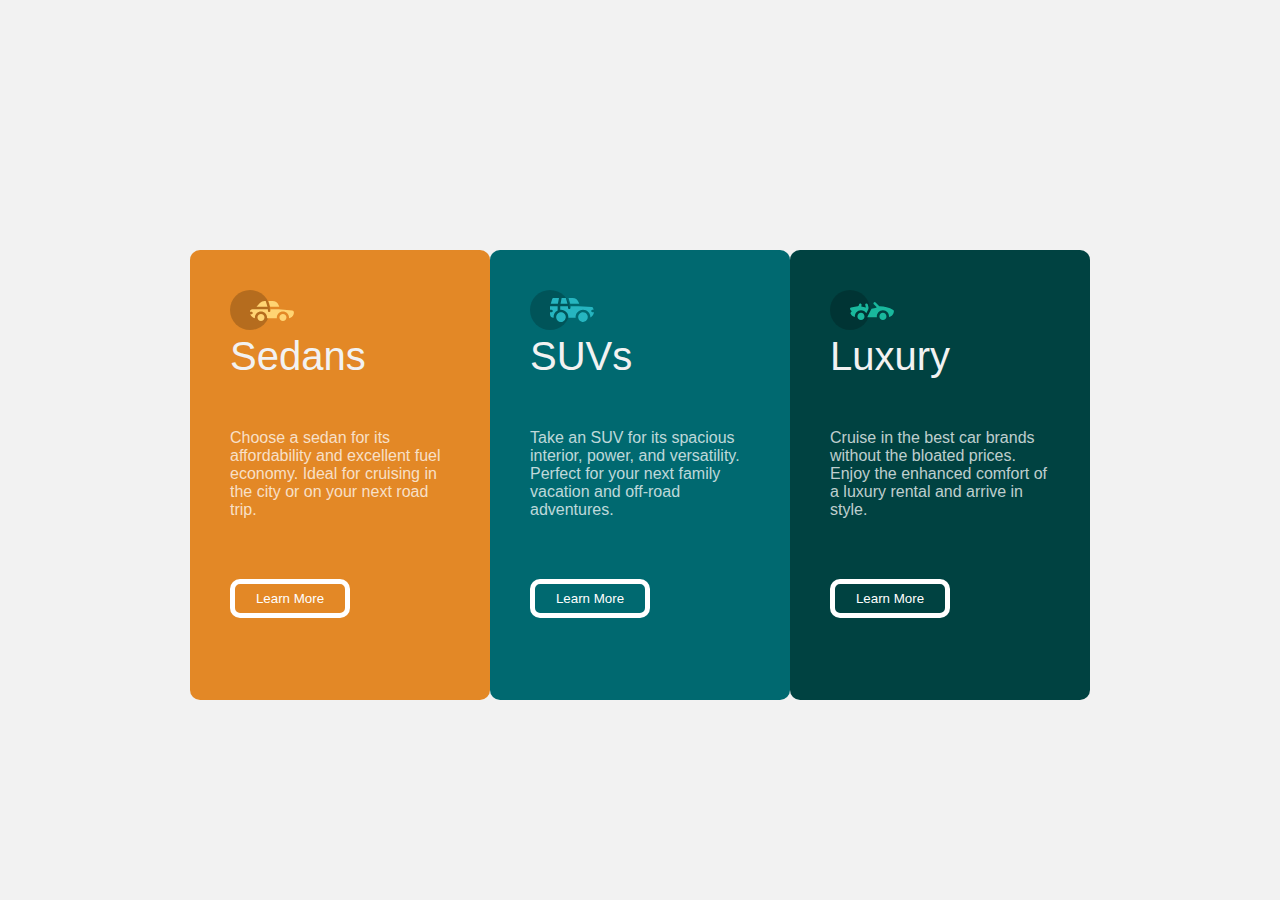
<file: 3-column-preview-card(Challenge 1)/index.html>
<!DOCTYPE html>
<html lang="en">
<head>
  <meta charset="UTF-8">
  <meta name="viewport" content="width=device-width, initial-scale=1.0"> <!-- displays site properly based on user's device -->

  <link rel="icon" type="image/png" sizes="32x32" href="./images/favicon-32x32.png">
  <link rel="stylesheet" href="style.css">
  
  <title>Frontend Mentor | 3-column preview card component</title>

  <!-- Feel free to remove these styles or customise in your own stylesheet 👍 -->
  <style>
    .attribution { font-size: 11px; text-align: center; }
    .attribution a { color: hsl(228, 45%, 44%); }
  </style>
</head>
<body>
  <div class="container">
    <div class="box-1">
      <img src="./images/icon-sedans.svg" alt="">
      <h1>Sedans</h1>
         <p> Choose a sedan for its affordability and excellent fuel economy. Ideal for cruising in the city 
           or on your next road trip.</p>
           <button><a href="">Learn More</a></button>
       </div>
      
       <div class="box-2">
        <img src="./images/icon-suvs.svg" alt="">
          <h1>SUVs</h1>
          <p>Take an SUV for its spacious interior, power, and versatility. Perfect for your next family vacation 
            and off-road adventures.</p>
            <button><a href="">Learn More</a></button>
       </div>
       <div class="box-3">
        <img src="./images/icon-luxury.svg" alt="">
          <h1>Luxury</h1>
          <p>Cruise in the best car brands without the bloated prices. Enjoy the enhanced comfort of a luxury 
            rental and arrive in style.</p>
            <button><a href="">Learn More</a></button>
       </div>
</div>
</body>
</html>
</file>
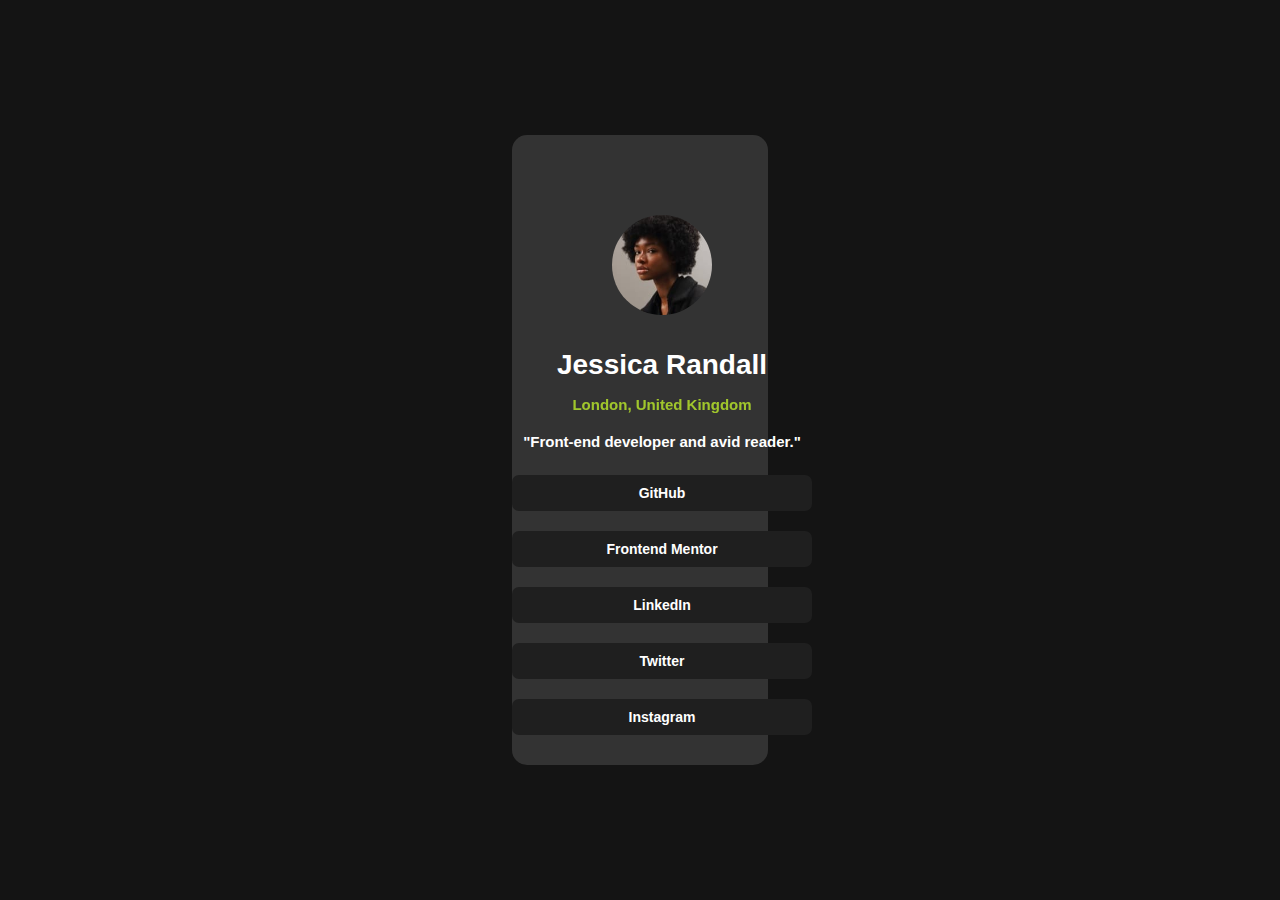
<file: social-links-profile-main/index.html>
<!DOCTYPE html>
<html lang="en">
<head>
  <meta charset="UTF-8">
  <meta name="viewport" content="width=device-width, initial-scale=1.0"> <!-- displays site properly based on user's device -->

  <link rel="icon" type="image/png" sizes="32x32" href="./assets/images/favicon-32x32.png">

  <link rel="stylesheet" href="style.css">
    <title>Frontend Mentor | Social links profile</title>
</head>
<body>
  <div class="container">
    <div class="card">
      <div class="center">
        <img src="./assets/images/avatar-jessica.jpeg" class="img" alt="header">
        <h1>Jessica Randall</h1>
        <h2>London, United Kingdom</h2>
        <h3>"Front-end developer and avid reader."</h3>
        <button class="btn">GitHub</button>
        <button class="btn">Frontend Mentor</button>
        <button class="btn">LinkedIn</button>
        <button class="btn">Twitter</button>
        <button class="btn">Instagram </button>
        
      </div>
    </div>
  </div>
</body>
</html>
</file>
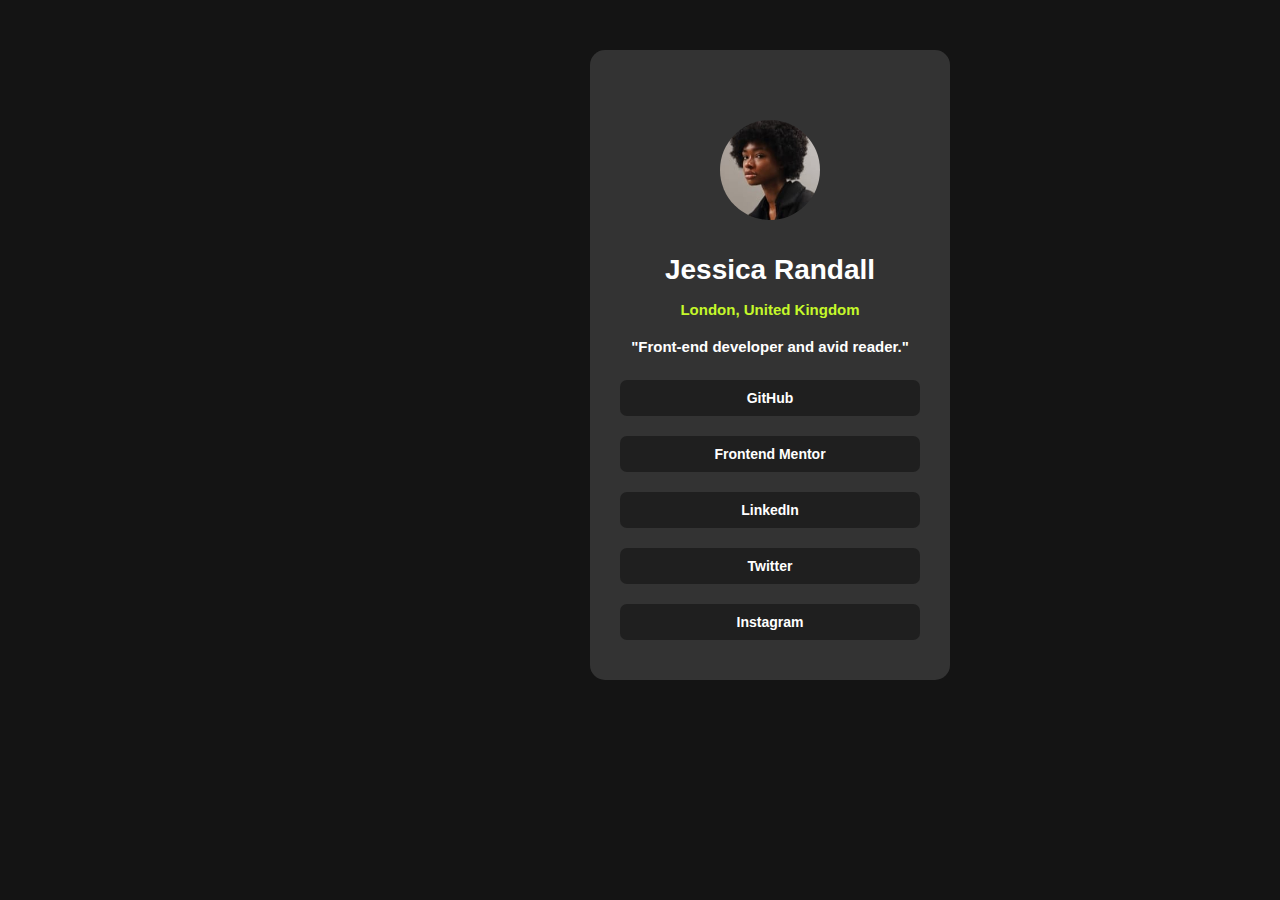
<file: 3-column-preview-card(Challenge 1)/social-links-profile-main/index.html>
<!DOCTYPE html>
<html lang="en">
<head>
  <meta charset="UTF-8">
  <meta name="viewport" content="width=device-width, initial-scale=1.0"> <!-- displays site properly based on user's device -->

  <link rel="icon" type="image/png" sizes="32x32" href="./assets/images/favicon-32x32.png">

  <link rel="stylesheet" href="style.css">
    <title>Frontend Mentor | Social links profile</title>
</head>
<body>
  <div class="container">
    <div class="card">
      <div class="center">
        <img src="./assets/images/avatar-jessica.jpeg" class="img">
        <h1>Jessica Randall</h1>
        <h2>London, United Kingdom</h2>
        <h3>"Front-end developer and avid reader."</h3>
        <button class="btn">GitHub</button>
        <button class="btn">Frontend Mentor</button>
        <button class="btn">LinkedIn</button>
        <button class="btn">Twitter</button>
        <button class="btn">Instagram </button>
        
      </div>
    </div>
  </div>
</body>
</html>
</file>
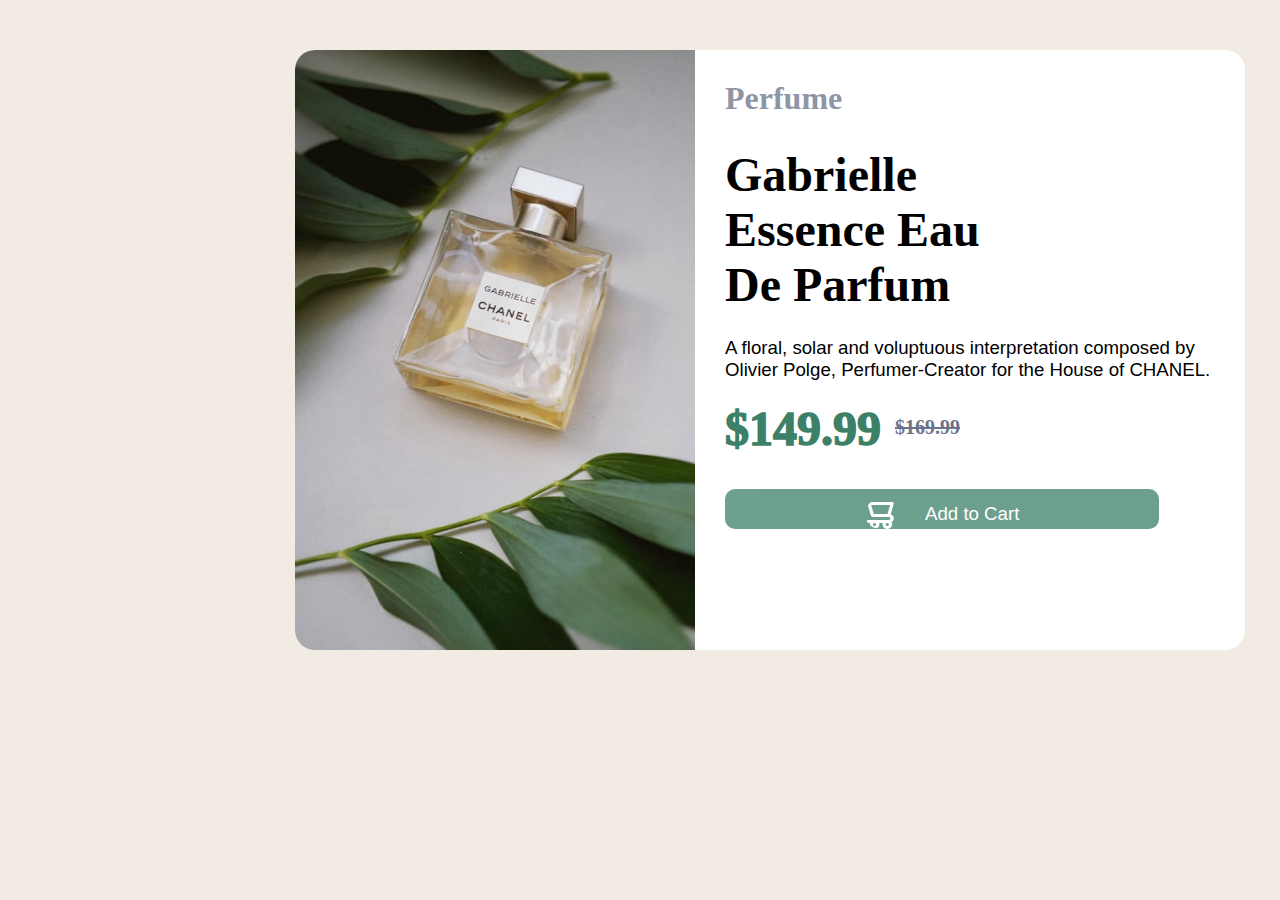
<file: product-preview-card-component-main/product-preview-card-component-main/index.html>
<!DOCTYPE html>
<html lang="en">
<head>
  <meta charset="UTF-8">
  <meta name="viewport" content="width=device-width, initial-scale=1.0"> <!-- displays site properly based on user's device -->

  <link rel="icon" type="image/png" sizes="32x32" href="./images/favicon-32x32.png">
  <link rel="stylesheet" href="style.css">
  
  <title>Frontend Mentor | Product preview card component</title>
</head>
<body>

  <div class="container">

    <div class="card">
        <img src="./images/image-product-desktop.jpg" alt="">

      <div class="text">
        <h1>Perfume</h1>
        <h2>Gabrielle 
          <br> Essence Eau <br>De Parfum</h2>
        
        <p>A floral, solar and voluptuous interpretation composed by Olivier Polge, 
          Perfumer-Creator for the House of CHANEL.
        </p> 
          <h3>$149.99</h3>
          <h4>$169.99</h4>
           <button> <img class =img-1 src="./images/icon-cart.svg"><a href="#">Add to Cart</a></button> 
      </div>
   </div>
</div>
</body>
</html>
</file>
<file: 3-column-preview-card(Challenge 1)/style.css>
* {
    box-sizing: border-box;
    margin: 0;
    padding: 0;
    font-family: 'Lucida Sans', 'Lucida Sans Regular', 'Lucida Grande', 'Lucida Sans Unicode', Geneva, Verdana, sans-serif;
}

body {
    background-color: hsl(0, 0%, 95%);
    margin: 0;
    padding: 0;
    font-family: 'Lucida Sans', 'Lucida Sans Regular', 'Lucida Grande', 'Lucida Sans Unicode', Geneva, Verdana, sans-serif;
    display: flex;
    justify-content: center;
    align-items: center;
    min-height: 100vh;
}

.container {
    display: flex;
    flex-direction: row;
    justify-content: center;
    align-items: center;
    margin-top: 50px;
    padding: 20px;
    max-width: 100%; /* Ensure the container does not exceed the viewport width */
}


/* Box 1 Sedan */
.box-1{
    background-color: hsl(31, 77%, 52%);
    width: 300px;
    padding: 40px;
    height: 450px;
    border-radius: 10px;
    
    cursor: pointer;
    transition: 0.3s ease-in-out;
}
.box-1 h1{
    color: hsl(0, 0%, 95%);
    margin-bottom: 30px;
    font-size: 30pt;
    font-weight: 400;
}

.box-1 p{
    color: hsla(0, 0%, 100%, 0.75);
    font-size: 12pt;
    margin-top: 50px;
    margin-bottom: 60px;
}

button{
    background: transparent;
    border: 5px solid white;
    width: 120px;
    padding: 7px;
    border-radius: 10px;
    cursor:progress;
    transition: 0.3s ease-in-out;
}
button a{
    color: white;
    text-decoration: none;
}

/* Box 2 SUV */
.box-2{
    background-color: hsl(184, 100%, 22%);
    width: 300px;
    padding: 40px;
    height: 450px;
    border-radius: 10px;
    cursor: pointer;
    transition: 0.3s ease-in-out;
}

.box-2 h1{
    color: hsl(0, 0%, 95%);
    margin-bottom: 30px;
    font-size: 30pt;
    font-weight: 400;
}

.box-2 p{
    color: hsla(0, 0%, 100%, 0.75);
    font-size: 12pt;
    margin-top: 50px;
    margin-bottom: 60px;
}

/* Box 3 Luxury */
.box-3{
    background-color: hsl(179, 100%, 13%);
    width: 300px;
    padding: 40px;
    height: 450px;
    border-radius: 10px;
    cursor: pointer;
    transition: 0.3s ease-in-out;
}
.box-3 h1{
    color: hsl(0, 0%, 95%);
    margin-bottom: 30px;
    font-size: 30pt;
    font-weight: 400;
}

.box-3 p{
    color: hsla(0, 0%, 100%, 0.75);
    font-size: 12pt;
    margin-top: 50px;
    margin-bottom: 60px;
}
</file>
<file: social-links-profile-main/style.css>
* {
    padding: 0;
    margin: 0;
    box-sizing: border-box;
    font-family: Arial;
}

body {
    background-color: hsl(0, 0%, 8%);
}


.container {
    display: flex;
    justify-content: center; /* Center horizontally */
    align-items: center; /* Center vertically */
    height: 100vh; /* Full height of the viewport */
    background-color: hsl(0, 0%, 8%);
}

.card {
    display: grid;
    place-items: center;
    width: 20%;
    min-height: 70vh;
    background-color: hsl(0, 0%, 20%);
    border-radius: 15px;
}

.img {
    width: 100px;
    height: 100px;
    border-radius: 50px;
    margin-top: 70px;
    justify-content: center;
    filter: grayscale(0);
}

.img:hover {
    filter: grayscale(100);
    transform: scale(1.1); /* Use transform for scaling */
}

.center {
    text-align: center;
    margin: 0 auto;
}

.center h1 {
    color: white;
    font-size: 28px;
    font-weight: bolder;
    margin-top: 30px;
    margin-bottom: 15px;
}

.center h2 {
    color: hsl(75, 94%, 57%);
    opacity: 0.75; /* Use opacity for text opacity */
    font-size: 15px;
    font-weight: bold;
    margin-bottom: 20px;
}

.center h3 {
    color: white;
    font-size: 15px;
    font-weight: bold;
    margin-bottom: 25px;
}

.btn {
    background-color: hsl(0, 0%, 12%);
    padding: 8px;
    text-align: center;
    border-radius: 7px;
    box-shadow: none;
    border: none;
    width: 300px;
    height: 36px;
    color: white;
    font-weight: bold;
    font-size: 14px;
    margin-bottom: 20px;
}

.btn:hover {
    cursor: pointer;
    background-color: hsl(75, 94%, 57%);
}
</file>
<file: 3-column-preview-card(Challenge 1)/social-links-profile-main/style.css>
*{
    padding: 0;
    margin: 0;
    box-sizing: border-box;
    font-family: Arial;
}

body{
    background-color: hsl(0, 0%, 8%);
}
.container{
    display: flex;
    justify-content: center;
    margin: 50px;
    width: 1440px;    
}

.card{
    margin: auto;
    justify-content: center;
    align-items: center;
    width: 25%;
    min-height: 70vh;
    background-color: hsl(0, 0%, 20%);
    border-radius: 15px;
}
.img{
    width: 100px;
    height: 100px;
    border-radius: 50px;
    margin-top: 70px;
    justify-content: center;
    filter: grayscale(0);
}

.img:hover{
    filter: grayscale(100);
    scale: 110%;
}

.center{
    text-align: center;
    margin: 0 auto;
}

.center h1{
    color: white;
    font-size: 28px;
    font-weight: bolder;
    margin-top: 30px;
    margin-bottom: 15px;
}
.center h2{
    color: hsl(75, 94%, 57%);
    fill-opacity: 75%;
    font-size: 15px;
    font-weight: bold;
    margin-bottom: 20px;
}

.center h3{
    color: white;
    font-size: 15px;
    font-weight: bold;
    margin-bottom: 25px;
}
.btn{
    background-color: hsl(0, 0%, 12%);
    padding: 8px;
    text-align: center;
    border-radius: 7px;
    box-shadow: none;
    border: none;
    width: 300px;
    height: 36px;
    color: white;
    font-weight: bold;
    font-size: 14px;
    margin-bottom: 20px;
}
.btn:hover{
    cursor: pointer;
    background-color: hsl(75, 94%, 57%);
}
</file>
<file: product-preview-card-component-main/product-preview-card-component-main/style.css>
*{
    padding: 0;
    margin: 0;
    box-sizing: border-box;
}

body{
    background-color: hsl(30, 38%, 92%);
}

.container{
    /* justify-content: center; */
    align-items: center;
    display: flex;
    margin: 50px;
    width: 1440px;    
}

.card{
    display: flex;
    width: 950px;
    height: 600px;
    background-color: white;
    border-radius: 20px;
    margin: auto;
    justify-content: center;
}

img{
    width: 450px;
    height: 600px;
    margin-right: 30px;
    border-top-left-radius: 20px;
    border-bottom-left-radius: 20px;
}

h1{
    margin-top: 30px;
    margin-bottom: 30px;
    font-size: 24pt;
    color: hsl(228, 12%, 48%);
    opacity: 75%;
}

h2{
    margin-top: 25px;
    margin-bottom: 25px;
    font-size: 36pt;
    color: black;
    font-weight: 600;
    font-family: 'Times New Roman';
}
 p{
    font-size: 14pt;
    margin-bottom: 50px;
    font-family: 'Lucida Sans', 'Lucida Sans Regular', 'Lucida Grande', 'Lucida Sans Unicode', Geneva, Verdana, sans-serif;
 }

h3{
    font-size: 36pt;
    font-family: 'Times New Roman', Times, serif;
    font-weight: 1000;
    margin-top: -30px;
    color: hsl(158, 36%, 37%);
 }

 h4{
    font-size: 15pt;
    color:hsl(228, 12%, 48%);
    margin-top: -40px;
    text-decoration: line-through;
    margin-left: 170px;
    margin-bottom: 50px;

 }

 button{
    display: flex;
    justify-content: space-between;
    align-items: center;
    background-color: hsl(158, 36%, 37%);
    opacity: 75%;
    padding: 20px 140px 0px;
    border-radius: 10px;
    border: none;
    align-content: center;
    cursor: active;
    margin-right: 30px;
    transition: ease-in-out 0.3s;
 }

 .img-1{
    width: 30px;
    height: 30px;
    margin-top: -10px;
 }

 button a{
    text-decoration: none;
    font-size: 14pt;
    color: white;
    margin-top: -10px;
 }

 button:hover{
    background-color: hsl(158, 44%, 16%);
    transform: scale(110%);
 }
</file>
